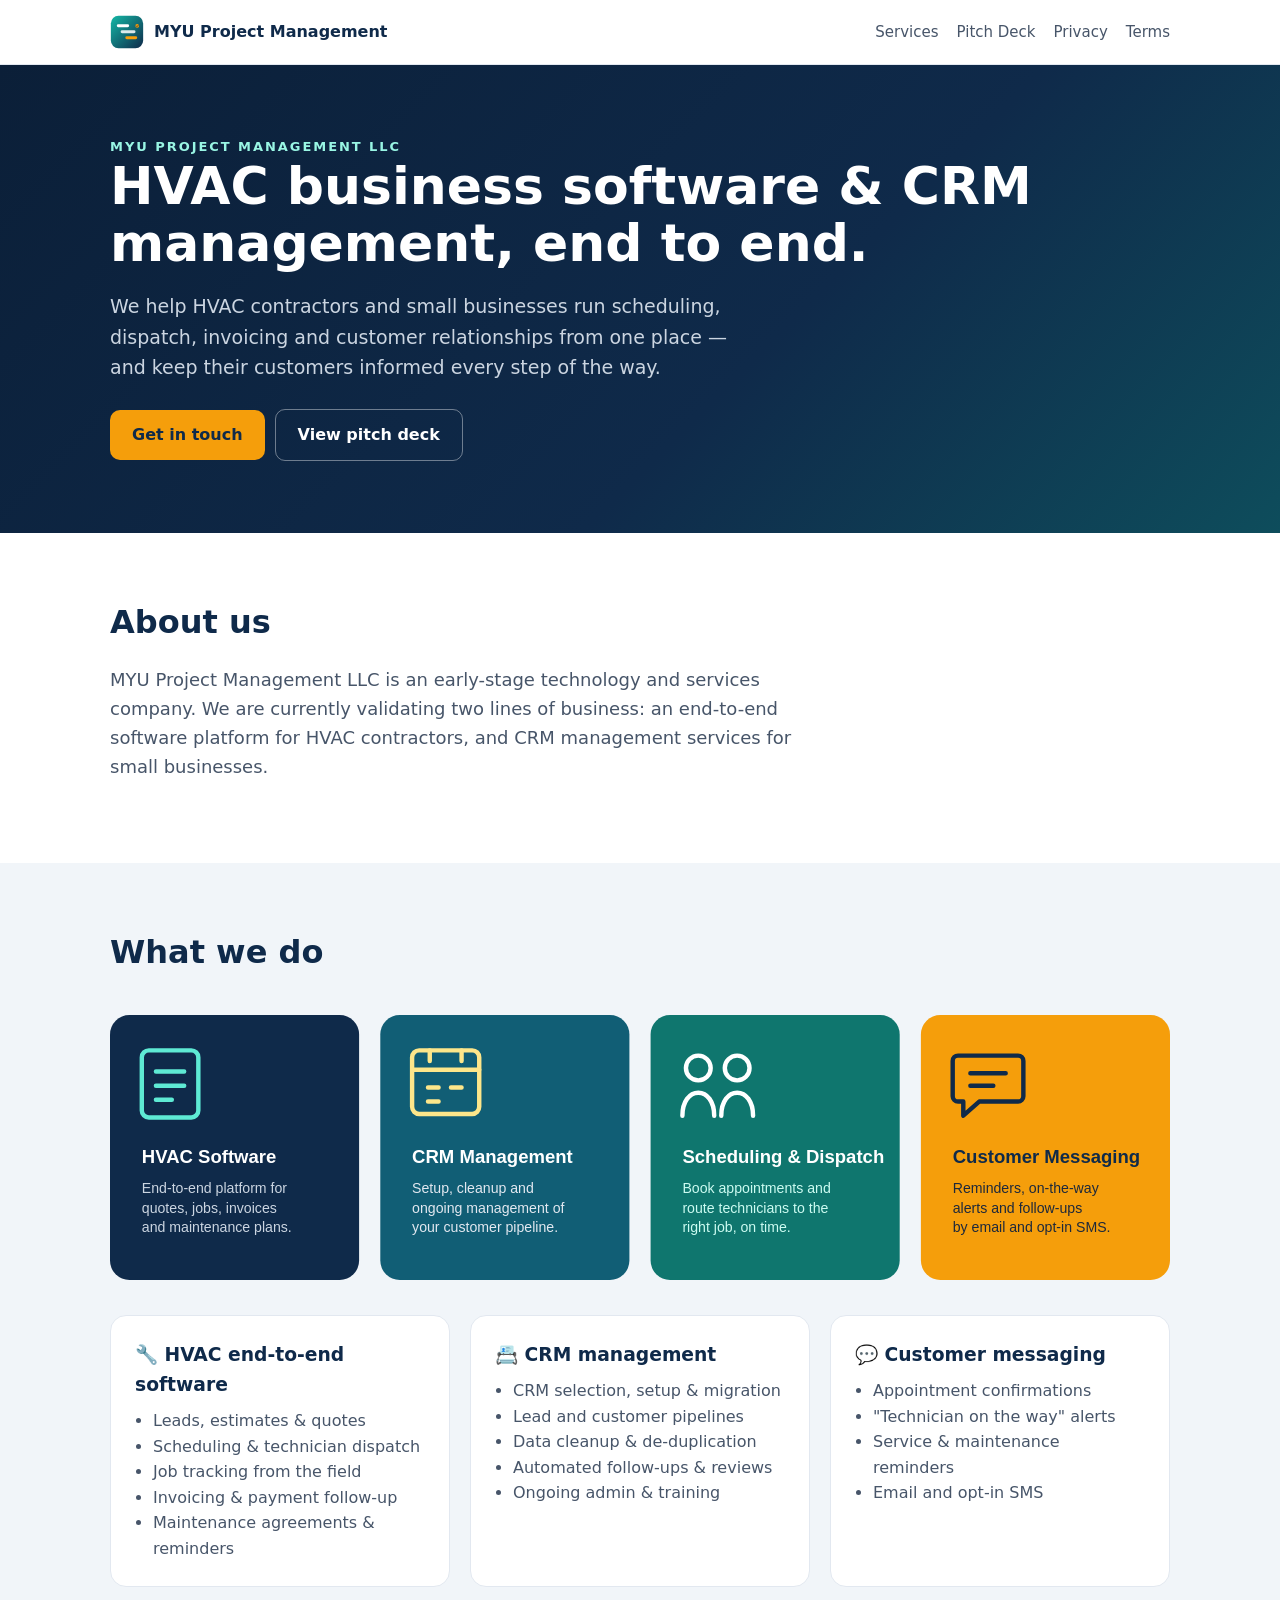
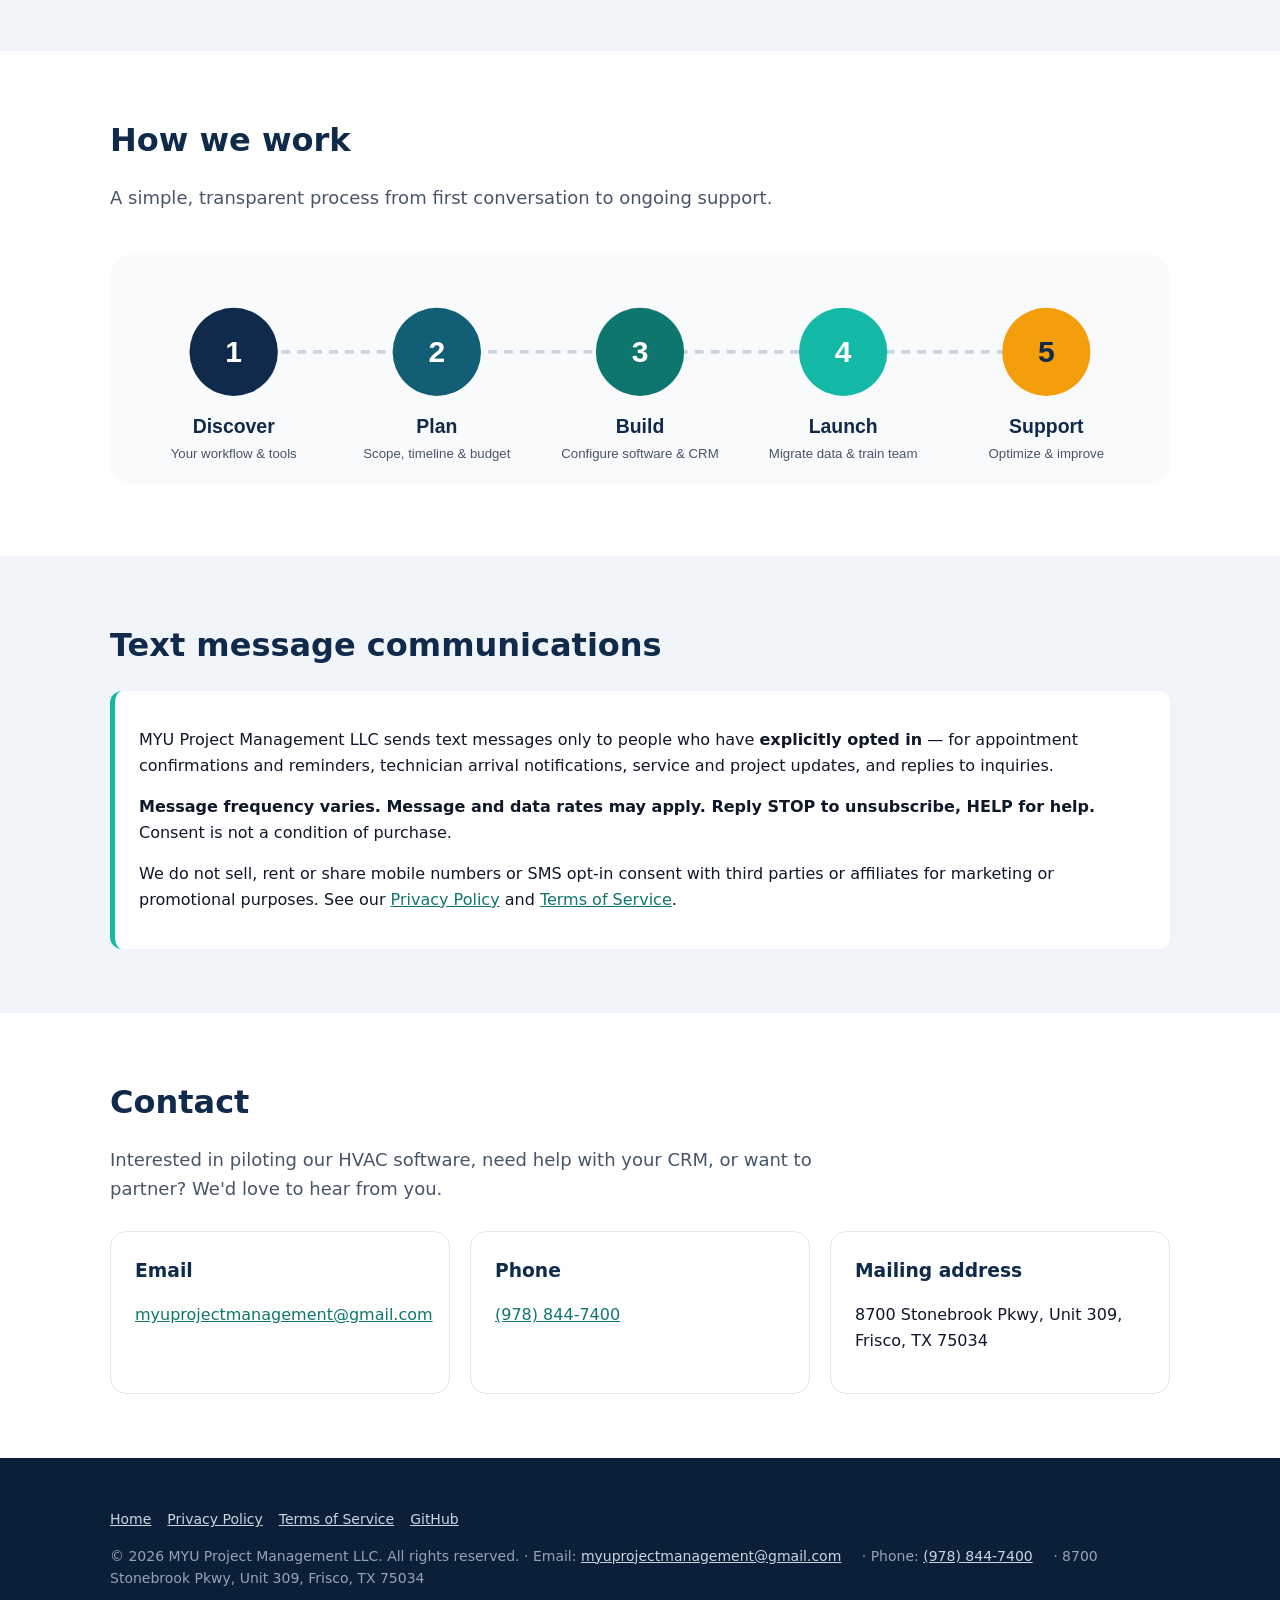
<file: docs/index.html>
<!doctype html><html lang="en"><head><meta charset="utf-8"><meta name="viewport" content="width=device-width,initial-scale=1"><link rel="icon" href="assets/logo.svg"><link rel="stylesheet" href="style.css"><title>MYU Project Management LLC</title><meta name="description" content="MYU Project Management LLC — HVAC end-to-end software and CRM management for home-service businesses."></head><body>
<header class="nav"><div class="wrap"><a class="brand" href="index.html"><img src="assets/logo.svg" alt="">MYU Project Management</a><nav><a href="index.html#services" class="hide-sm">Services</a><a href="pitch-deck.html">Pitch Deck</a><a href="privacy.html">Privacy</a><a href="terms.html">Terms</a></nav></div></header>
<div class="hero"><div class="wrap">
<div class="eyebrow">MYU Project Management LLC</div>
<h1>HVAC business software &amp; CRM management, end to end.</h1>
<p>We help HVAC contractors and small businesses run scheduling, dispatch, invoicing and customer relationships from one place — and keep their customers informed every step of the way.</p>
<a class="btn" href="#contact">Get in touch</a><a class="btn ghost" href="pitch-deck.html">View pitch deck</a>
</div></div>

<section id="about"><div class="wrap">
<h2>About us</h2>
<p class="lead">MYU Project Management LLC is an early-stage technology and services company. We are currently validating two lines of business: an end-to-end software platform for HVAC contractors, and CRM management services for small businesses.</p>
</div></section>

<section id="services" class="alt"><div class="wrap">
<h2>What we do</h2>
<img class="full" src="assets/services.svg" alt="HVAC Software, CRM Management, Scheduling and Dispatch, Customer Messaging">
<div class="grid">
<div class="card"><h3>🔧 HVAC end-to-end software</h3><ul><li>Leads, estimates &amp; quotes</li><li>Scheduling &amp; technician dispatch</li><li>Job tracking from the field</li><li>Invoicing &amp; payment follow-up</li><li>Maintenance agreements &amp; reminders</li></ul></div>
<div class="card"><h3>📇 CRM management</h3><ul><li>CRM selection, setup &amp; migration</li><li>Lead and customer pipelines</li><li>Data cleanup &amp; de-duplication</li><li>Automated follow-ups &amp; reviews</li><li>Ongoing admin &amp; training</li></ul></div>
<div class="card"><h3>💬 Customer messaging</h3><ul><li>Appointment confirmations</li><li>"Technician on the way" alerts</li><li>Service &amp; maintenance reminders</li><li>Email and opt-in SMS</li></ul></div>
</div></div></section>

<section><div class="wrap">
<h2>How we work</h2>
<p class="lead">A simple, transparent process from first conversation to ongoing support.</p>
<img class="full" src="assets/process.svg" alt="Discover, Plan, Build, Launch, Support">
</div></section>

<section id="sms" class="alt"><div class="wrap">
<h2>Text message communications</h2>
<div class="notice">
<p>MYU Project Management LLC sends text messages only to people who have <strong>explicitly opted in</strong> — for appointment confirmations and reminders, technician arrival notifications, service and project updates, and replies to inquiries.</p>
<p><strong>Message frequency varies. Message and data rates may apply. Reply STOP to unsubscribe, HELP for help.</strong> Consent is not a condition of purchase.</p>
<p>We do not sell, rent or share mobile numbers or SMS opt-in consent with third parties or affiliates for marketing or promotional purposes. See our <a href="privacy.html">Privacy Policy</a> and <a href="terms.html">Terms of Service</a>.</p>
</div></div></section>

<section id="contact"><div class="wrap">
<h2>Contact</h2>
<p class="lead">Interested in piloting our HVAC software, need help with your CRM, or want to partner? We'd love to hear from you.</p>
<div class="grid"><div class="card"><h3>Email</h3><p><a href="mailto:myuprojectmanagement@gmail.com">myuprojectmanagement@gmail.com</a></p></div><div class="card"><h3>Phone</h3><p><a href="tel:+19788447400">(978) 844-7400</a></p></div><div class="card"><h3>Mailing address</h3><p>8700 Stonebrook Pkwy, Unit 309, Frisco, TX 75034</p></div></div>
</div></section>
<footer><div class="wrap"><p><a href="index.html">Home</a><a href="privacy.html">Privacy Policy</a><a href="terms.html">Terms of Service</a><a href="https://github.com/amanwad/MYU-Project-Management">GitHub</a></p><p>© 2026 MYU Project Management LLC. All rights reserved. · Email: <a href="mailto:myuprojectmanagement@gmail.com">myuprojectmanagement@gmail.com</a> · Phone: <a href="tel:+19788447400">(978) 844-7400</a> · 8700 Stonebrook Pkwy, Unit 309, Frisco, TX 75034</p></div></footer></body></html>
</file>
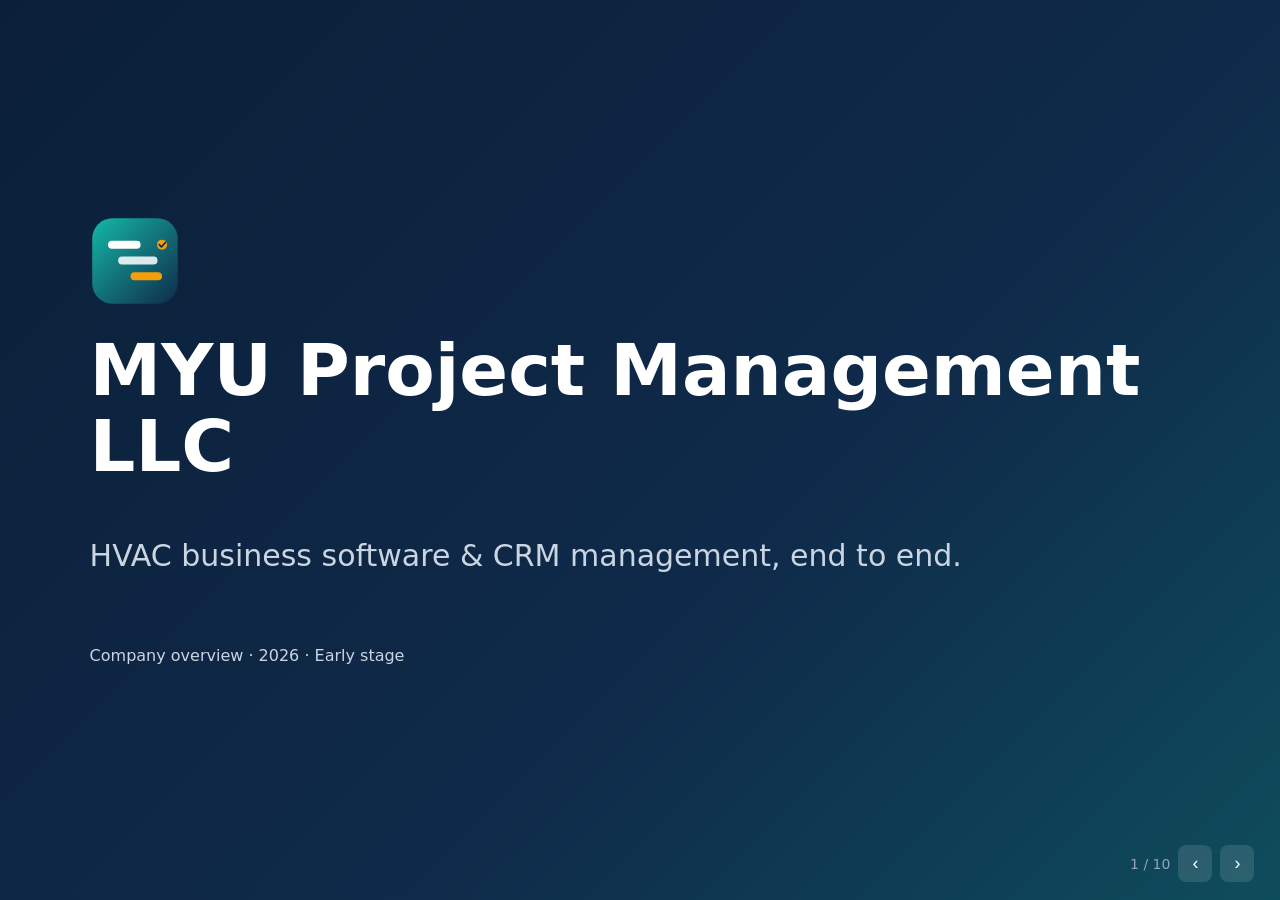
<file: docs/pitch-deck.html>
<!doctype html><html lang="en"><head><meta charset="utf-8"><meta name="viewport" content="width=device-width,initial-scale=1">
<title>Pitch Deck · MYU Project Management LLC</title><link rel="icon" href="assets/logo.svg">
<style>
:root{--navy:#0F2A4A;--navy2:#0B1F38;--teal:#14B8A6;--amber:#F59E0B;--mut:#CBD5E1}
*{box-sizing:border-box}html,body{margin:0;height:100%;overflow:hidden;font-family:"Segoe UI",system-ui,Helvetica,Arial,sans-serif;background:var(--navy2);color:#fff}
.slide{position:absolute;inset:0;display:none;padding:6vh 7vw;background:linear-gradient(135deg,var(--navy2),var(--navy) 60%,#0E4D5C);flex-direction:column;justify-content:center}
.slide.on{display:flex}
.slide.light{background:#F8FAFC;color:#0F172A}.slide.light p,.slide.light li{color:#334155}.slide.light h2{color:var(--navy)}
.num{position:absolute;top:4vh;left:7vw;color:var(--teal);font-weight:700;letter-spacing:.15em;font-size:14px}
h1{font-size:clamp(34px,6vw,72px);margin:0 0 2vh;line-height:1.05}h2{font-size:clamp(28px,4.2vw,52px);margin:0 0 3vh}
p,li{font-size:clamp(16px,2vw,24px);color:var(--mut);line-height:1.5}ul{padding-left:1.2em;margin:0}li{margin:.5vh 0}
.cols{display:grid;grid-template-columns:repeat(auto-fit,minmax(220px,1fr));gap:2.5vw}
.box{background:rgba(255,255,255,.07);border:1px solid rgba(255,255,255,.15);border-radius:16px;padding:2.5vh 1.6vw}
.light .box{background:#fff;border-color:#E2E8F0}
.box h3{margin:0 0 1vh;font-size:clamp(18px,2vw,26px)}.box p{font-size:clamp(14px,1.5vw,19px);margin:0}
.tag{display:inline-block;background:var(--amber);color:var(--navy);font-weight:700;border-radius:999px;padding:4px 14px;font-size:14px;margin-bottom:2vh}
img.full{max-width:100%;max-height:45vh;margin-top:3vh}
.ctrl{position:fixed;bottom:2vh;right:2vw;display:flex;gap:8px;align-items:center;z-index:5;font-size:14px;color:#94A3B8}
.ctrl button{background:rgba(255,255,255,.12);color:#fff;border:0;border-radius:8px;padding:8px 14px;font-size:18px;cursor:pointer}
a{color:var(--teal)}
</style></head><body>

<section class="slide on">
<img src="assets/logo.svg" alt="" style="width:90px;margin-bottom:3vh">
<h1>MYU Project Management LLC</h1>
<p style="font-size:clamp(18px,2.4vw,30px)">HVAC business software &amp; CRM management, end to end.</p>
<p style="margin-top:4vh;font-size:16px">Company overview · 2026 · Early stage</p>
</section>

<section class="slide light"><div class="num">01 · PROBLEM</div>
<h2>HVAC shops run on a patchwork</h2>
<div class="cols">
<div class="box"><h3>📞 Missed leads</h3><p>Calls and web inquiries without a follow-up.</p></div>
<div class="box"><h3>🗓️ Messy scheduling</h3><p>Double-booked or poorly routed technicians.</p></div>
<div class="box"><h3>🧾 Slow billing</h3><p>Paper tickets and late, unpaid invoices.</p></div>
<div class="box"><h3>🔁 Lost repeat work</h3><p>Maintenance customers never reminded to return.</p></div>
</div></section>

<section class="slide"><div class="num">02 · SOLUTION</div>
<h2>One system for the whole job — and people to run it</h2>
<img class="full" src="assets/services.svg" alt="HVAC Software, CRM Management, Scheduling and Dispatch, Customer Messaging">
</section>

<section class="slide light"><div class="num">03 · HOW IT WORKS</div>
<h2>Lead → quote → dispatch → invoice → repeat</h2>
<img class="full" src="assets/process.svg" alt="Discover, Plan, Build, Launch, Support">
<p>We configure, migrate and train alongside every customer — done <em>with</em> you, not just a login.</p>
</section>

<section class="slide"><div class="num">04 · WHY NOW</div>
<h2>The timing is right</h2>
<ul><li>Homeowners expect text updates and easy booking from every provider.</li>
<li>Many contractors have outgrown paper but find enterprise field-service tools costly and complex.</li>
<li>Modern messaging APIs, cloud hosting and CRMs make a focused product affordable to build.</li></ul>
</section>

<section class="slide light"><div class="num">05 · CUSTOMERS</div>
<h2>Who we serve</h2>
<div class="cols">
<div class="box"><h3>Primary</h3><p>Owner-operated HVAC companies, roughly 1–25 technicians.</p></div>
<div class="box"><h3>Adjacent</h3><p>Plumbing, electrical and other home-service trades.</p></div>
<div class="box"><h3>CRM services</h3><p>Any small business with scattered or under-used customer data.</p></div>
</div></section>

<section class="slide"><div class="num">06 · BUSINESS MODEL</div>
<span class="tag">Hypotheses we are testing</span>
<div class="cols">
<div class="box"><h3>Software</h3><p>Monthly subscription per company or per technician.</p></div>
<div class="box"><h3>Onboarding</h3><p>One-time setup, migration and training fee.</p></div>
<div class="box"><h3>CRM management</h3><p>Monthly retainer or project-based fee.</p></div>
<div class="box"><h3>Messaging</h3><p>Usage-based pass-through for SMS volume.</p></div>
</div></section>

<section class="slide light"><div class="num">07 · TRACTION &amp; ROADMAP</div>
<h2>Where we are, where we're going</h2>
<div class="cols">
<div class="box"><h3>✅ Done</h3><p>LLC formed; brand, website and messaging policies in place.</p></div>
<div class="box"><h3>🔄 Now</h3><p>Customer discovery with HVAC operators; MVP scope; first CRM clients.</p></div>
<div class="box"><h3>⏭️ Next</h3><p>Pilot: booking, dispatch, SMS notifications, invoicing.</p></div>
<div class="box"><h3>🚀 Later</h3><p>Maintenance plans, payments, reporting, mobile tech app; adjacent trades.</p></div>
</div></section>

<section class="slide"><div class="num">08 · DIFFERENTIATION</div>
<h2>Why MYU</h2>
<ul><li><strong>Focused</strong> — built for HVAC workflows, not a generic tool bent to fit.</li>
<li><strong>Done-with-you</strong> — software plus the CRM and process expertise to make it stick.</li>
<li><strong>Communication-first</strong> — customer updates built in, not bolted on.</li></ul>
</section>

<section class="slide"><div class="num">09 · THE ASK</div>
<h1>Let's build it together.</h1>
<p>We're looking for <strong style="color:#fff">pilot customers, advisors and partners</strong> in HVAC and home services.</p>
<p><a href="mailto:myuprojectmanagement@gmail.com">myuprojectmanagement@gmail.com</a> · <a href="tel:+19788447400">(978) 844-7400</a><br>8700 Stonebrook Pkwy, Unit 309, Frisco, TX 75034</p>
<p><a href="index.html">← Back to website</a></p>
</section>

<div class="ctrl"><span id="ct"></span><button id="pv" aria-label="Previous">‹</button><button id="nx" aria-label="Next">›</button></div>
<script>
const s=[...document.querySelectorAll('.slide')];let i=0;
function go(n){s[i].classList.remove('on');i=Math.max(0,Math.min(s.length-1,n));s[i].classList.add('on');document.getElementById('ct').textContent=(i+1)+' / '+s.length}
document.getElementById('pv').onclick=()=>go(i-1);document.getElementById('nx').onclick=()=>go(i+1);
addEventListener('keydown',e=>{if(['ArrowRight','PageDown',' '].includes(e.key))go(i+1);if(['ArrowLeft','PageUp'].includes(e.key))go(i-1)});
let x0=null;addEventListener('touchstart',e=>x0=e.touches[0].clientX);addEventListener('touchend',e=>{if(x0==null)return;const d=e.changedTouches[0].clientX-x0;if(Math.abs(d)>40)go(i+(d<0?1:-1));x0=null});
go(0);
</script></body></html>
</file>
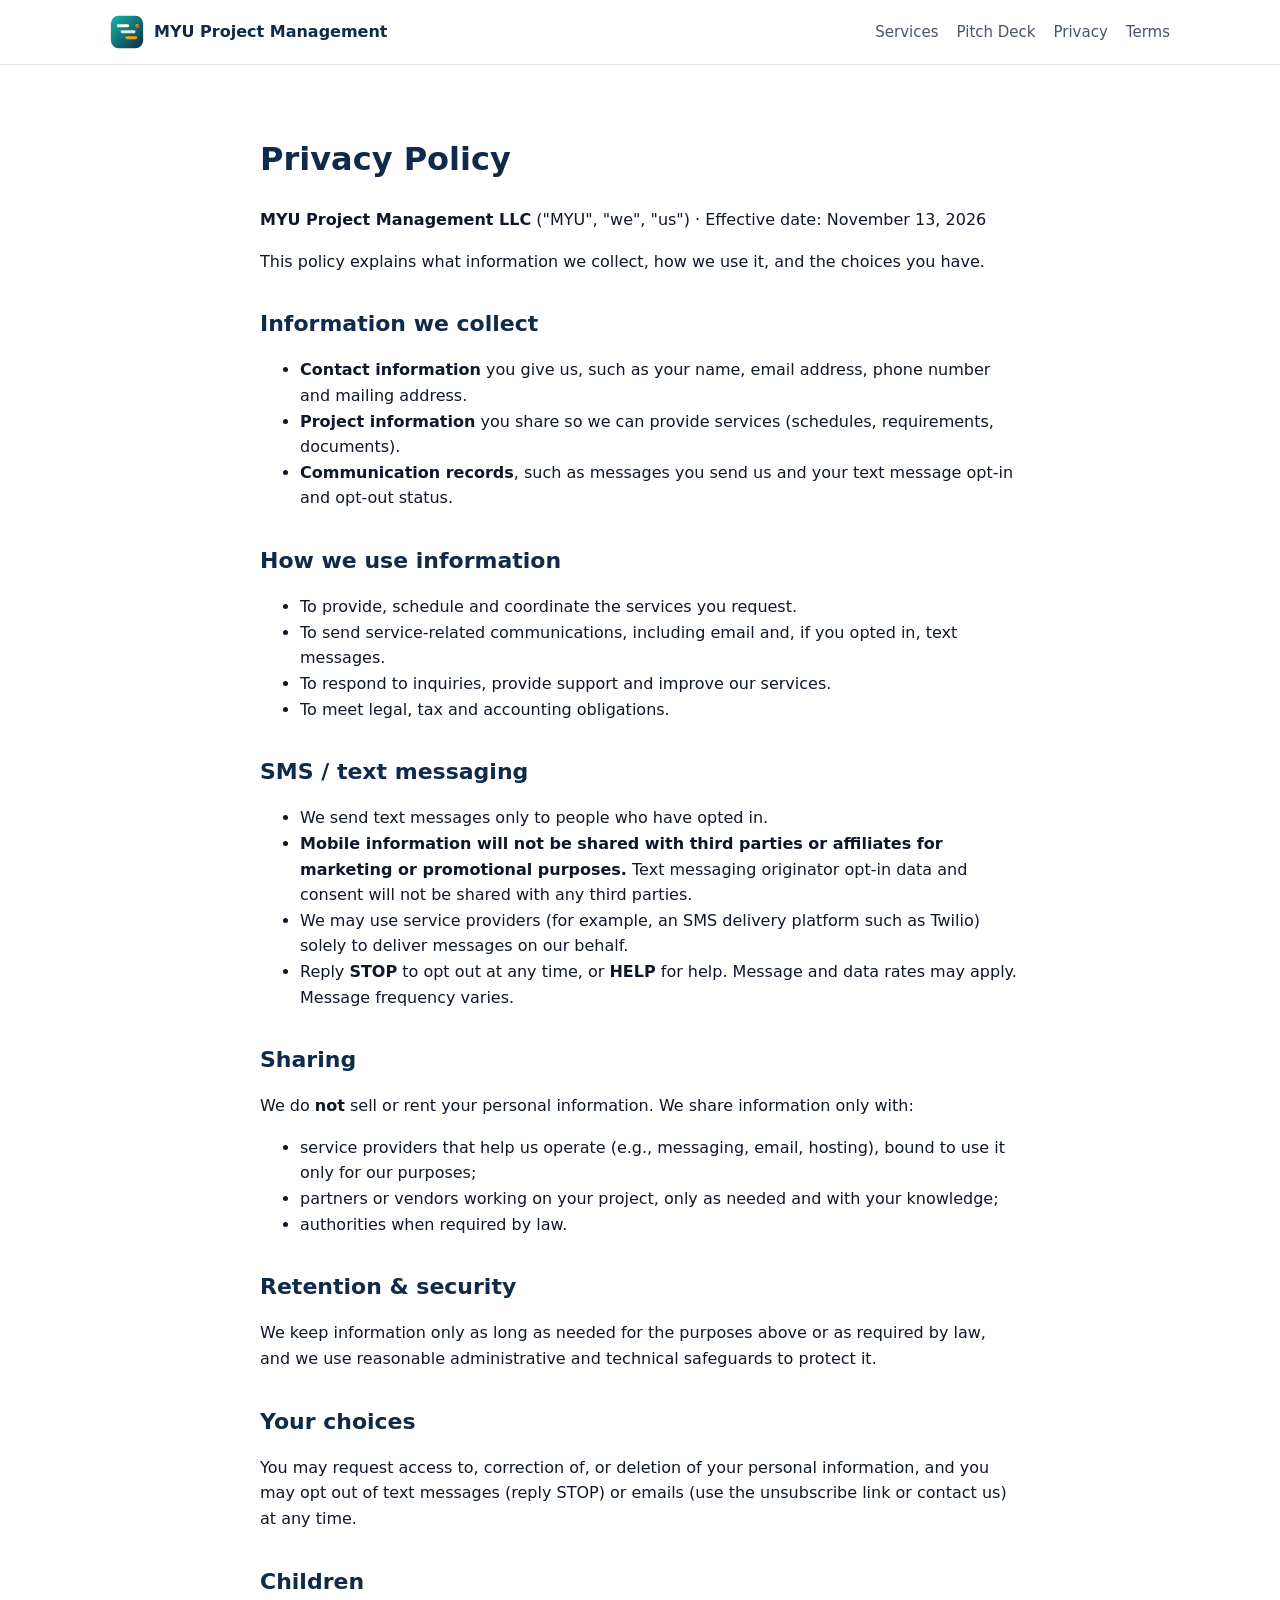
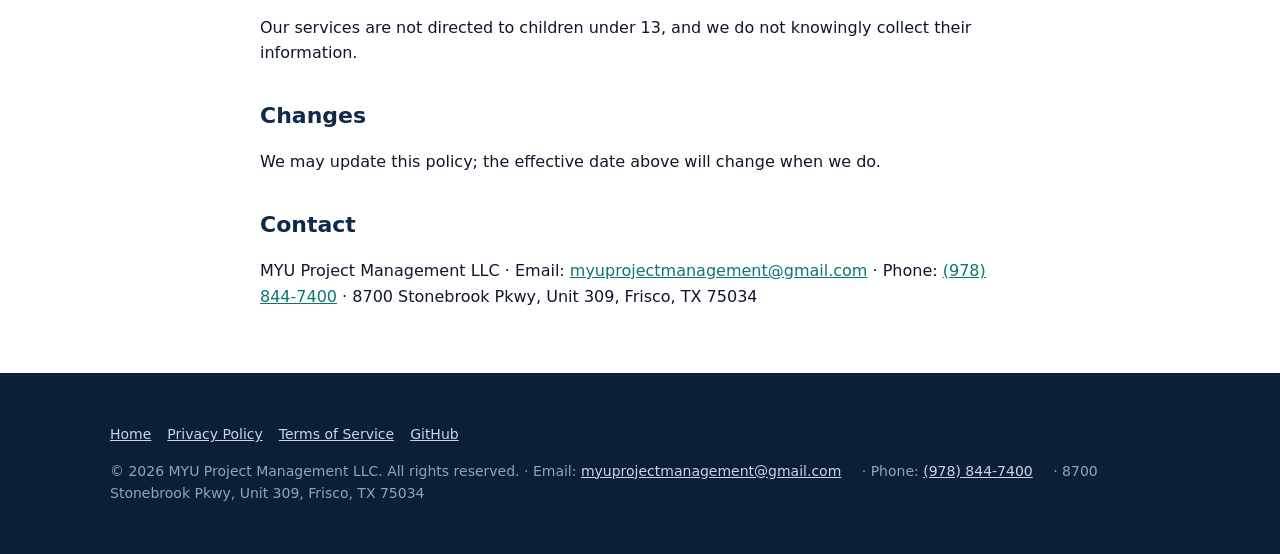
<file: docs/privacy.html>
<!doctype html><html lang="en"><head><meta charset="utf-8"><meta name="viewport" content="width=device-width,initial-scale=1"><link rel="icon" href="assets/logo.svg"><link rel="stylesheet" href="style.css"><title>Privacy Policy · MYU Project Management LLC</title></head><body><header class="nav"><div class="wrap"><a class="brand" href="index.html"><img src="assets/logo.svg" alt="">MYU Project Management</a><nav><a href="index.html#services" class="hide-sm">Services</a><a href="pitch-deck.html">Pitch Deck</a><a href="privacy.html">Privacy</a><a href="terms.html">Terms</a></nav></div></header><main class="doc">
<h1>Privacy Policy</h1>
<p><strong>MYU Project Management LLC</strong> ("MYU", "we", "us") · Effective date: November 13, 2026</p>
<p>This policy explains what information we collect, how we use it, and the choices you have.</p>
<h2>Information we collect</h2>
<ul>
<li><strong>Contact information</strong> you give us, such as your name, email address, phone number and mailing address.</li>
<li><strong>Project information</strong> you share so we can provide services (schedules, requirements, documents).</li>
<li><strong>Communication records</strong>, such as messages you send us and your text message opt-in and opt-out status.</li>
</ul>
<h2>How we use information</h2>
<ul>
<li>To provide, schedule and coordinate the services you request.</li>
<li>To send service-related communications, including email and, if you opted in, text messages.</li>
<li>To respond to inquiries, provide support and improve our services.</li>
<li>To meet legal, tax and accounting obligations.</li>
</ul>
<h2>SMS / text messaging</h2>
<ul>
<li>We send text messages only to people who have opted in.</li>
<li><strong>Mobile information will not be shared with third parties or affiliates for marketing or promotional purposes.</strong> Text messaging originator opt-in data and consent will not be shared with any third parties.</li>
<li>We may use service providers (for example, an SMS delivery platform such as Twilio) solely to deliver messages on our behalf.</li>
<li>Reply <strong>STOP</strong> to opt out at any time, or <strong>HELP</strong> for help. Message and data rates may apply. Message frequency varies.</li>
</ul>
<h2>Sharing</h2>
<p>We do <strong>not</strong> sell or rent your personal information. We share information only with:</p>
<ul>
<li>service providers that help us operate (e.g., messaging, email, hosting), bound to use it only for our purposes;</li>
<li>partners or vendors working on your project, only as needed and with your knowledge;</li>
<li>authorities when required by law.</li>
</ul>
<h2>Retention &amp; security</h2>
<p>We keep information only as long as needed for the purposes above or as required by law, and we use reasonable administrative and technical safeguards to protect it.</p>
<h2>Your choices</h2>
<p>You may request access to, correction of, or deletion of your personal information, and you may opt out of text messages (reply STOP) or emails (use the unsubscribe link or contact us) at any time.</p>
<h2>Children</h2>
<p>Our services are not directed to children under 13, and we do not knowingly collect their information.</p>
<h2>Changes</h2>
<p>We may update this policy; the effective date above will change when we do.</p>
<h2>Contact</h2>
<p>MYU Project Management LLC · Email: <a href="mailto:myuprojectmanagement@gmail.com">myuprojectmanagement@gmail.com</a> · Phone: <a href="tel:+19788447400">(978) 844-7400</a> · 8700 Stonebrook Pkwy, Unit 309, Frisco, TX 75034</p>
</main><footer><div class="wrap"><p><a href="index.html">Home</a><a href="privacy.html">Privacy Policy</a><a href="terms.html">Terms of Service</a><a href="https://github.com/amanwad/MYU-Project-Management">GitHub</a></p><p>© 2026 MYU Project Management LLC. All rights reserved. · Email: <a href="mailto:myuprojectmanagement@gmail.com">myuprojectmanagement@gmail.com</a> · Phone: <a href="tel:+19788447400">(978) 844-7400</a> · 8700 Stonebrook Pkwy, Unit 309, Frisco, TX 75034</p></div></footer></body></html>
</file>
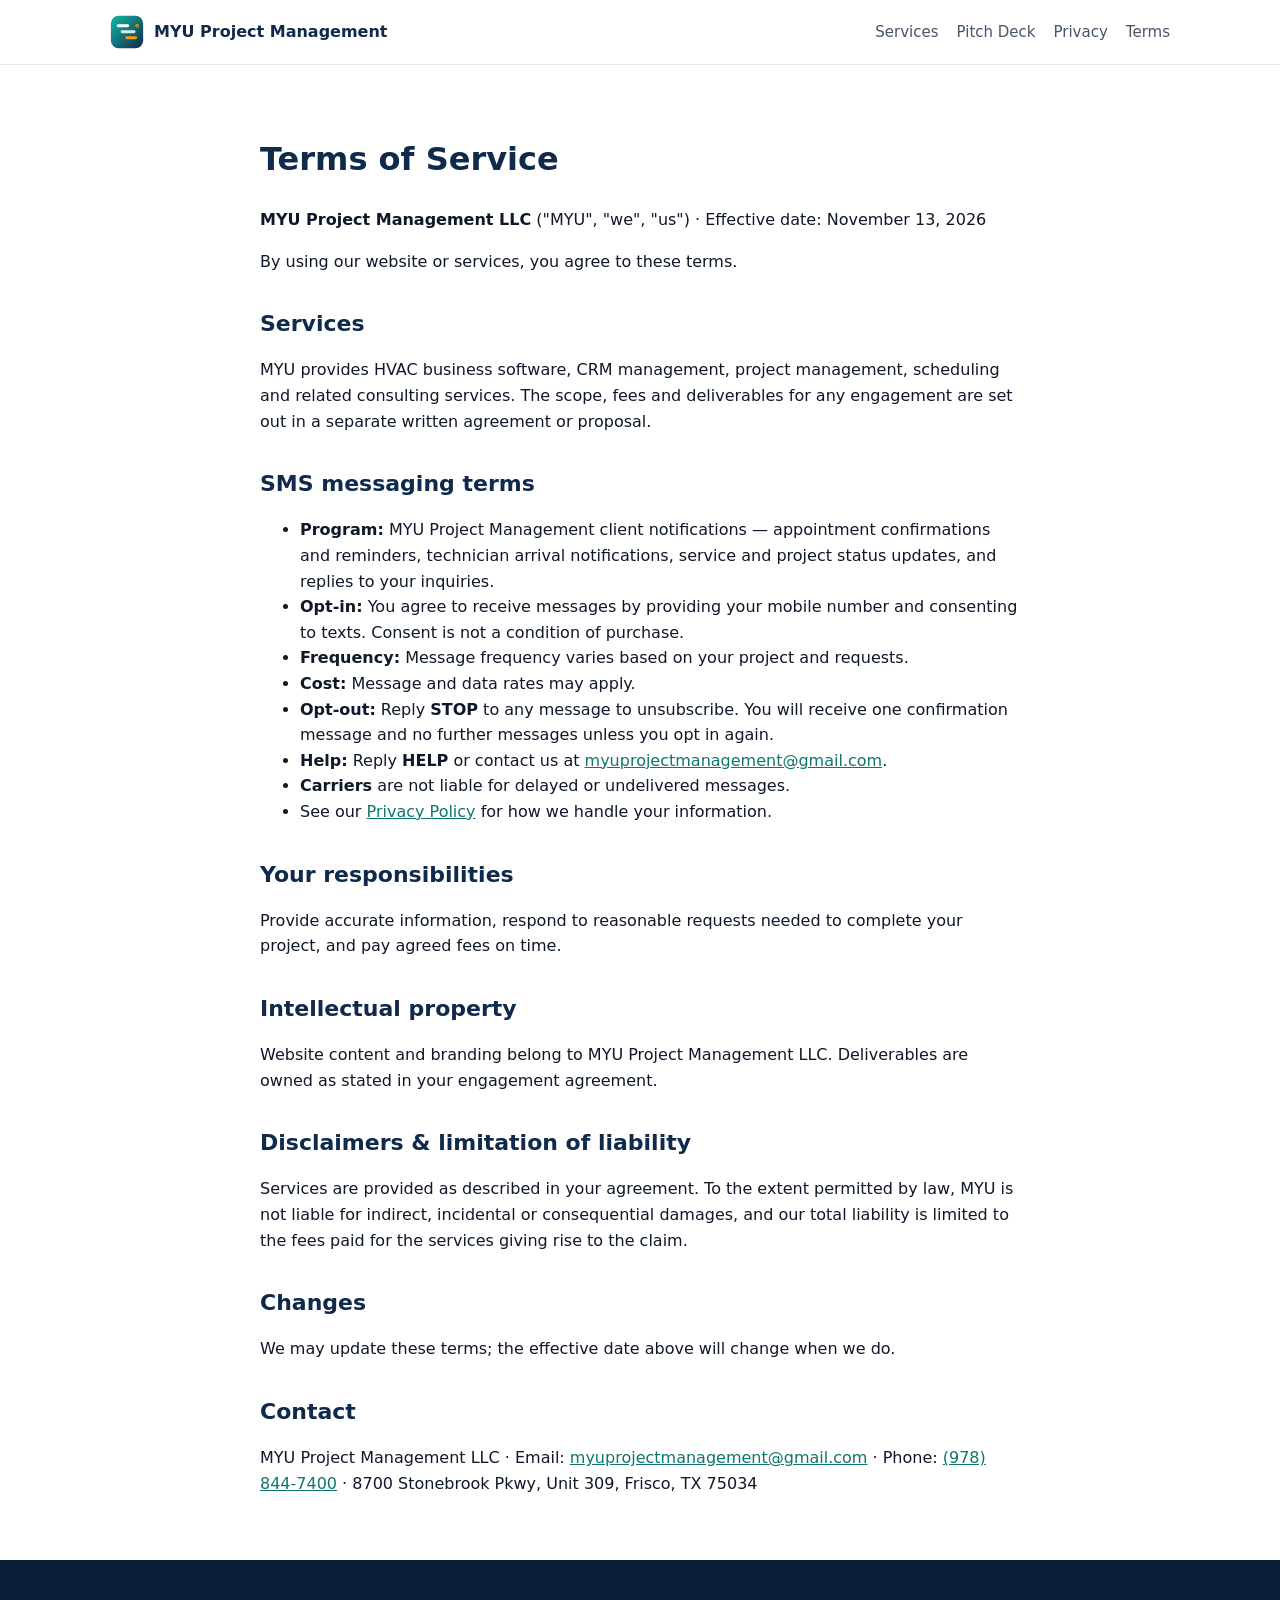
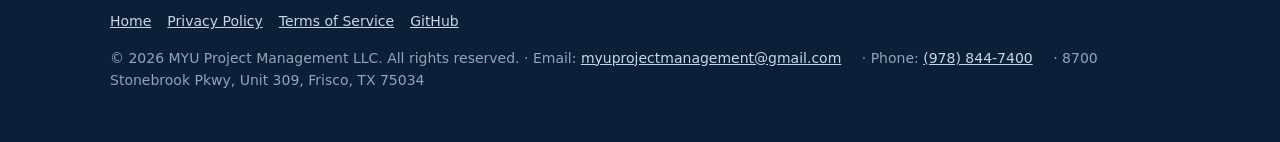
<file: docs/terms.html>
<!doctype html><html lang="en"><head><meta charset="utf-8"><meta name="viewport" content="width=device-width,initial-scale=1"><link rel="icon" href="assets/logo.svg"><link rel="stylesheet" href="style.css"><title>Terms of Service · MYU Project Management LLC</title></head><body><header class="nav"><div class="wrap"><a class="brand" href="index.html"><img src="assets/logo.svg" alt="">MYU Project Management</a><nav><a href="index.html#services" class="hide-sm">Services</a><a href="pitch-deck.html">Pitch Deck</a><a href="privacy.html">Privacy</a><a href="terms.html">Terms</a></nav></div></header><main class="doc">
<h1>Terms of Service</h1>
<p><strong>MYU Project Management LLC</strong> ("MYU", "we", "us") · Effective date: November 13, 2026</p>
<p>By using our website or services, you agree to these terms.</p>
<h2>Services</h2>
<p>MYU provides HVAC business software, CRM management, project management, scheduling and related consulting services. The scope, fees and deliverables for any engagement are set out in a separate written agreement or proposal.</p>
<h2>SMS messaging terms</h2>
<ul>
<li><strong>Program:</strong> MYU Project Management client notifications — appointment confirmations and reminders, technician arrival notifications, service and project status updates, and replies to your inquiries.</li>
<li><strong>Opt-in:</strong> You agree to receive messages by providing your mobile number and consenting to texts. Consent is not a condition of purchase.</li>
<li><strong>Frequency:</strong> Message frequency varies based on your project and requests.</li>
<li><strong>Cost:</strong> Message and data rates may apply.</li>
<li><strong>Opt-out:</strong> Reply <strong>STOP</strong> to any message to unsubscribe. You will receive one confirmation message and no further messages unless you opt in again.</li>
<li><strong>Help:</strong> Reply <strong>HELP</strong> or contact us at <a href="mailto:myuprojectmanagement@gmail.com">myuprojectmanagement@gmail.com</a>.</li>
<li><strong>Carriers</strong> are not liable for delayed or undelivered messages.</li>
<li>See our <a href="privacy.html">Privacy Policy</a> for how we handle your information.</li>
</ul>
<h2>Your responsibilities</h2>
<p>Provide accurate information, respond to reasonable requests needed to complete your project, and pay agreed fees on time.</p>
<h2>Intellectual property</h2>
<p>Website content and branding belong to MYU Project Management LLC. Deliverables are owned as stated in your engagement agreement.</p>
<h2>Disclaimers &amp; limitation of liability</h2>
<p>Services are provided as described in your agreement. To the extent permitted by law, MYU is not liable for indirect, incidental or consequential damages, and our total liability is limited to the fees paid for the services giving rise to the claim.</p>
<h2>Changes</h2>
<p>We may update these terms; the effective date above will change when we do.</p>
<h2>Contact</h2>
<p>MYU Project Management LLC · Email: <a href="mailto:myuprojectmanagement@gmail.com">myuprojectmanagement@gmail.com</a> · Phone: <a href="tel:+19788447400">(978) 844-7400</a> · 8700 Stonebrook Pkwy, Unit 309, Frisco, TX 75034</p>
</main><footer><div class="wrap"><p><a href="index.html">Home</a><a href="privacy.html">Privacy Policy</a><a href="terms.html">Terms of Service</a><a href="https://github.com/amanwad/MYU-Project-Management">GitHub</a></p><p>© 2026 MYU Project Management LLC. All rights reserved. · Email: <a href="mailto:myuprojectmanagement@gmail.com">myuprojectmanagement@gmail.com</a> · Phone: <a href="tel:+19788447400">(978) 844-7400</a> · 8700 Stonebrook Pkwy, Unit 309, Frisco, TX 75034</p></div></footer></body></html>
</file>
<file: docs/style.css>
:root{--navy:#0F2A4A;--navy-2:#0B1F38;--teal:#14B8A6;--teal-d:#0F766E;--amber:#F59E0B;--ink:#0F172A;--muted:#475569;--bg:#ffffff;--soft:#F1F5F9;--line:#E2E8F0}
*{box-sizing:border-box}
body{margin:0;font-family:"Segoe UI",system-ui,-apple-system,Helvetica,Arial,sans-serif;color:var(--ink);background:var(--bg);line-height:1.6}
a{color:var(--teal-d)}
.wrap{max-width:1100px;margin:0 auto;padding:0 20px}
header.nav{position:sticky;top:0;background:rgba(255,255,255,.92);backdrop-filter:blur(8px);border-bottom:1px solid var(--line);z-index:10}
header.nav .wrap{display:flex;align-items:center;justify-content:space-between;height:64px;gap:16px}
.brand{display:flex;align-items:center;gap:10px;font-weight:700;color:var(--navy);text-decoration:none}
.brand img{width:34px;height:34px}
nav a{margin-left:18px;color:var(--muted);text-decoration:none;font-size:15px}
nav a:hover{color:var(--navy)}
.hero{background:linear-gradient(135deg,var(--navy-2),var(--navy) 60%,#0E4D5C);color:#fff;padding:72px 0}
.hero h1{font-size:clamp(32px,5vw,52px);line-height:1.1;margin:0 0 16px}
.hero p{font-size:19px;color:#CBD5E1;max-width:640px}
.eyebrow{color:#99F6E4;letter-spacing:.15em;font-weight:600;font-size:13px;text-transform:uppercase}
.btn{display:inline-block;padding:12px 22px;border-radius:10px;background:var(--amber);color:var(--navy);font-weight:700;text-decoration:none;margin:8px 10px 0 0}
.btn.ghost{background:transparent;color:#fff;border:1px solid rgba(255,255,255,.4)}
section{padding:64px 0}
section.alt{background:var(--soft)}
h2{font-size:32px;color:var(--navy);margin:0 0 12px}
.lead{color:var(--muted);font-size:18px;max-width:720px}
.grid{display:grid;gap:20px;grid-template-columns:repeat(auto-fit,minmax(240px,1fr));margin-top:28px}
.card{background:#fff;border:1px solid var(--line);border-radius:16px;padding:24px}
.card h3{margin:0 0 8px;color:var(--navy)}
.card ul{padding-left:18px;margin:0;color:var(--muted)}
img.full{width:100%;height:auto;margin-top:24px}
.notice{background:#fff;border-left:5px solid var(--teal);border-radius:12px;padding:20px 24px;margin-top:20px}
footer{background:var(--navy-2);color:#94A3B8;padding:36px 0;font-size:14px}
footer a{color:#CBD5E1;margin-right:16px}
.doc{max-width:800px;margin:0 auto;padding:48px 20px}
.doc h1{color:var(--navy)}
.doc h2{font-size:22px;margin-top:32px}
@media (max-width:700px){nav a{margin-left:10px;font-size:14px}nav a.hide-sm{display:none}}
</file>
